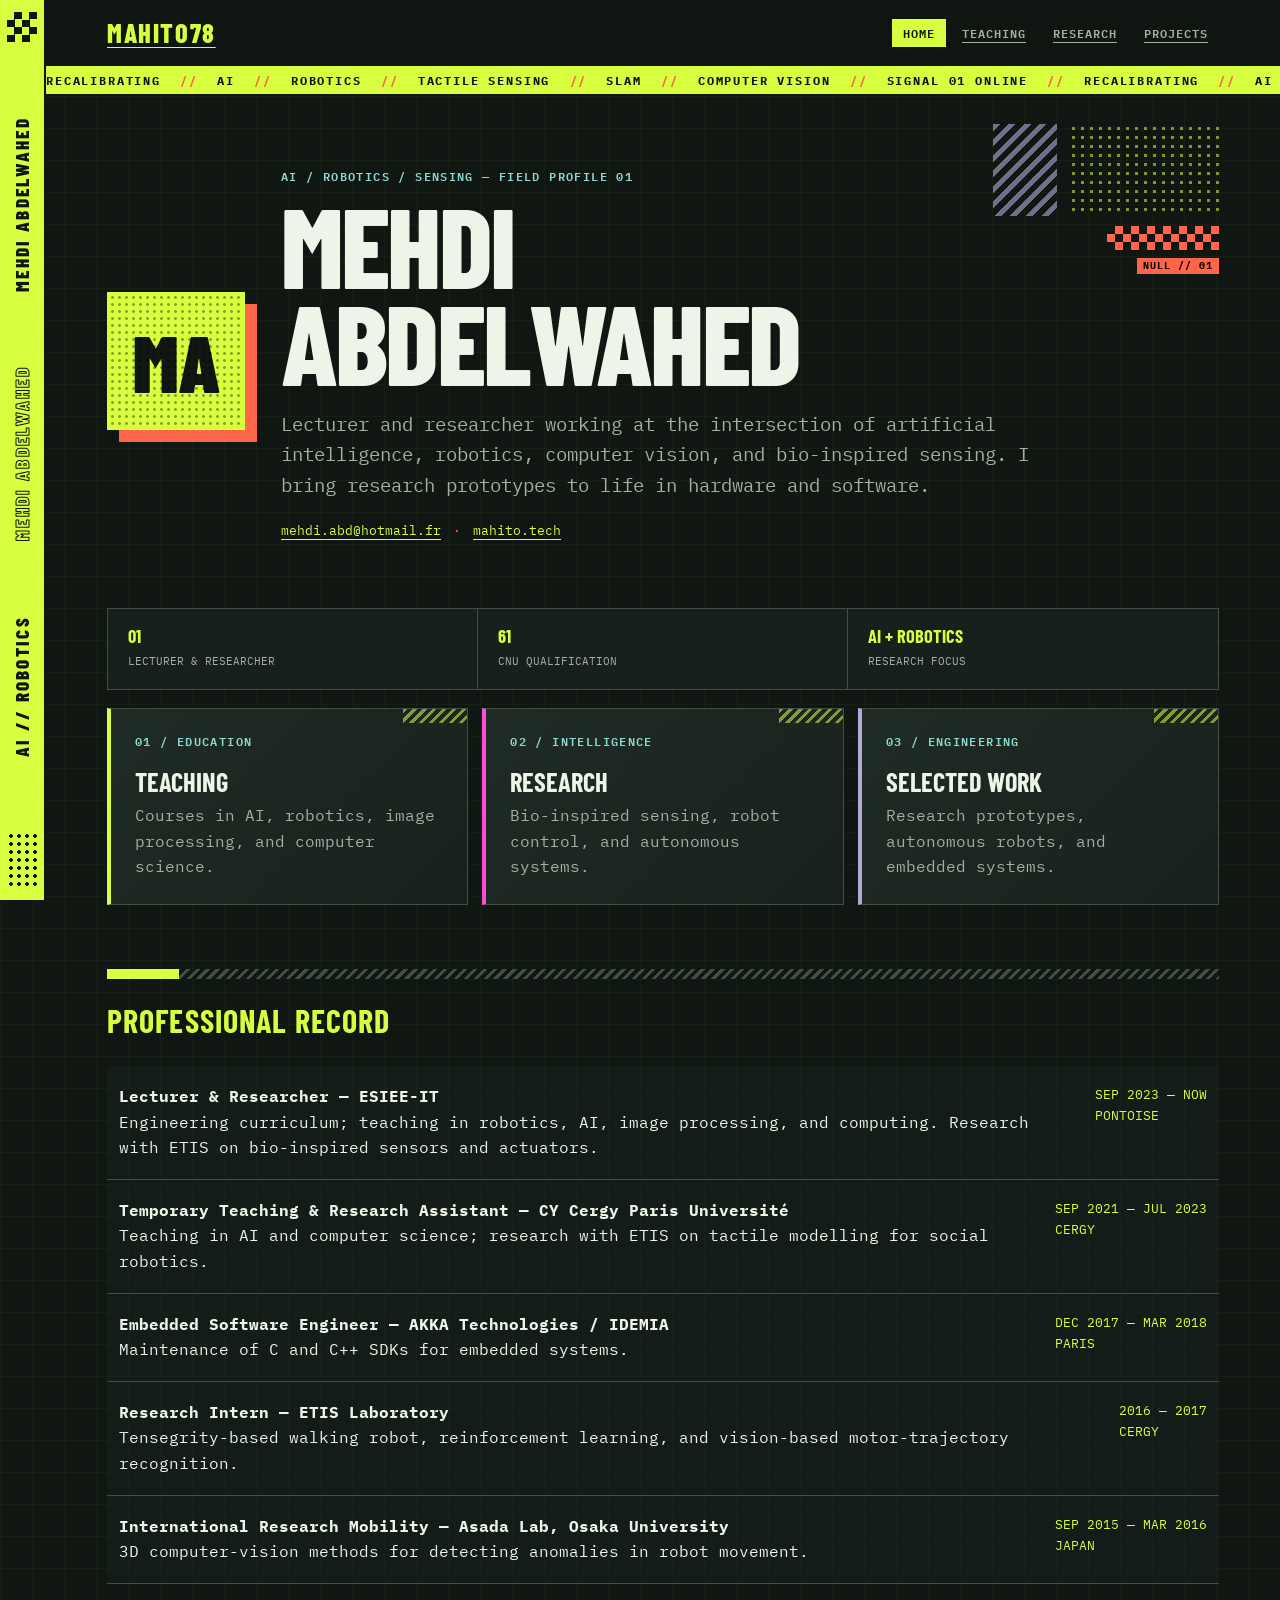
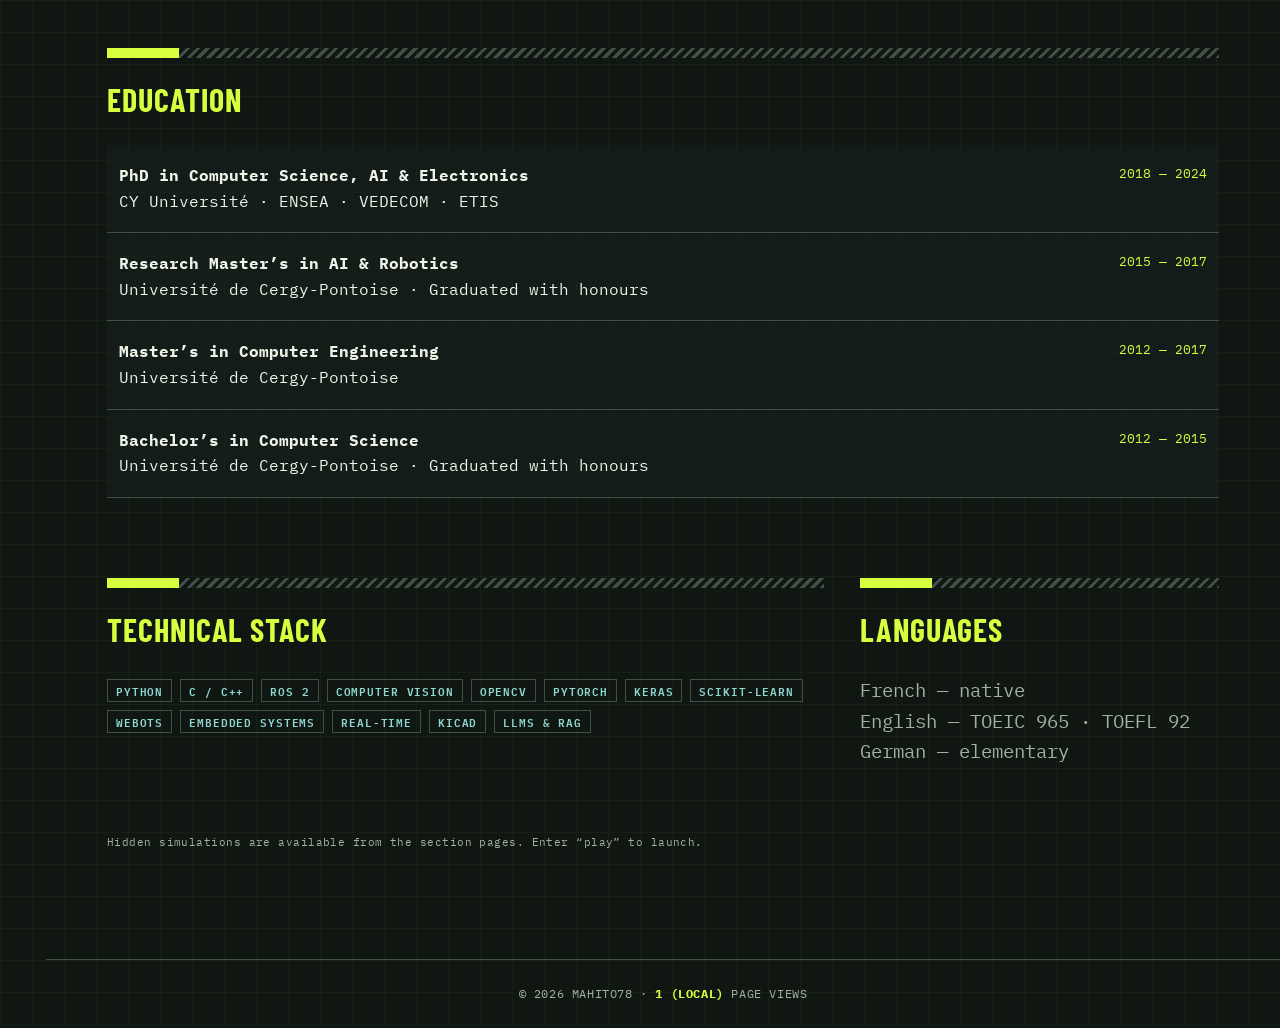
<file: index.html>
<!doctype html>
<html lang="en">
<head>
  <meta charset="utf-8">
  <meta name="viewport" content="width=device-width, initial-scale=1">
  <meta name="description" content="Mehdi Abdelwahed — lecturer and researcher in AI, robotics, computer vision, and bio-inspired sensing.">
  <title>Mehdi Abdelwahed — AI & Robotics</title>
  <link rel="stylesheet" href="assets/style.css">
</head>
<body data-page="home">
<main>
  <section class="hero">
    <div class="avatar" aria-hidden="true">MA</div>
    <div>
      <p class="eyebrow">AI / ROBOTICS / SENSING — FIELD PROFILE 01</p>
      <h1>Mehdi<br>Abdelwahed</h1>
      <p class="lead">Lecturer and researcher working at the intersection of artificial intelligence, robotics, computer vision, and bio-inspired sensing. I bring research prototypes to life in hardware and software.</p>
      <p class="contact"><a href="mailto:mehdi.abd@hotmail.fr">mehdi.abd@hotmail.fr</a><span>·</span><a href="https://mahito.tech">mahito.tech</a></p>
    </div>
  </section>

  <div class="signal-strip" aria-label="Profile highlights">
    <div><strong>01</strong><span>Lecturer & researcher</span></div>
    <div><strong>61</strong><span>CNU qualification</span></div>
    <div><strong>AI + ROBOTICS</strong><span>Research focus</span></div>
  </div>

  <div class="grid section-links">
    <a class="card" href="teaching.html"><span class="card-index">01 / EDUCATION</span><h3>Teaching</h3><p>Courses in AI, robotics, image processing, and computer science.</p></a>
    <a class="card" href="research.html"><span class="card-index">02 / INTELLIGENCE</span><h3>Research</h3><p>Bio-inspired sensing, robot control, and autonomous systems.</p></a>
    <a class="card" href="projects.html"><span class="card-index">03 / ENGINEERING</span><h3>Selected work</h3><p>Research prototypes, autonomous robots, and embedded systems.</p></a>
  </div>

  <section>
    <h2>Professional record</h2>
    <ul class="list">
      <li><div><b>Lecturer & Researcher — ESIEE-IT</b><br>Engineering curriculum; teaching in robotics, AI, image processing, and computing. Research with ETIS on bio-inspired sensors and actuators.</div><span>SEP 2023 — NOW<br>PONTOISE</span></li>
      <li><div><b>Temporary Teaching & Research Assistant — CY Cergy Paris Université</b><br>Teaching in AI and computer science; research with ETIS on tactile modelling for social robotics.</div><span>SEP 2021 — JUL 2023<br>CERGY</span></li>
      <li><div><b>Embedded Software Engineer — AKKA Technologies / IDEMIA</b><br>Maintenance of C and C++ SDKs for embedded systems.</div><span>DEC 2017 — MAR 2018<br>PARIS</span></li>
      <li><div><b>Research Intern — ETIS Laboratory</b><br>Tensegrity-based walking robot, reinforcement learning, and vision-based motor-trajectory recognition.</div><span>2016 — 2017<br>CERGY</span></li>
      <li><div><b>International Research Mobility — Asada Lab, Osaka University</b><br>3D computer-vision methods for detecting anomalies in robot movement.</div><span>SEP 2015 — MAR 2016<br>JAPAN</span></li>
    </ul>
  </section>

  <section>
    <h2>Education</h2>
    <ul class="list">
      <li><div><b>PhD in Computer Science, AI & Electronics</b><br>CY Université · ENSEA · VEDECOM · ETIS</div><span>2018 — 2024</span></li>
      <li><div><b>Research Master’s in AI & Robotics</b><br>Université de Cergy-Pontoise · Graduated with honours</div><span>2015 — 2017</span></li>
      <li><div><b>Master’s in Computer Engineering</b><br>Université de Cergy-Pontoise</div><span>2012 — 2017</span></li>
      <li><div><b>Bachelor’s in Computer Science</b><br>Université de Cergy-Pontoise · Graduated with honours</div><span>2012 — 2015</span></li>
    </ul>
  </section>

  <section class="profile-bottom">
    <div>
      <h2>Technical stack</h2>
      <div class="tag-list"><span class="tag">Python</span><span class="tag">C / C++</span><span class="tag">ROS 2</span><span class="tag">Computer vision</span><span class="tag">OpenCV</span><span class="tag">PyTorch</span><span class="tag">Keras</span><span class="tag">Scikit-learn</span><span class="tag">Webots</span><span class="tag">Embedded systems</span><span class="tag">Real-time</span><span class="tag">KiCad</span><span class="tag">LLMs & RAG</span></div>
    </div>
    <div>
      <h2>Languages</h2>
      <p class="lead">French — native<br>English — TOEIC 965 · TOEFL 92<br>German — elementary</p>
    </div>
  </section>
  <p class="hint">Hidden simulations are available from the section pages. Enter “play” to launch.</p>
</main>
<script src="assets/site.js"></script>
</body>
</html>
</file>
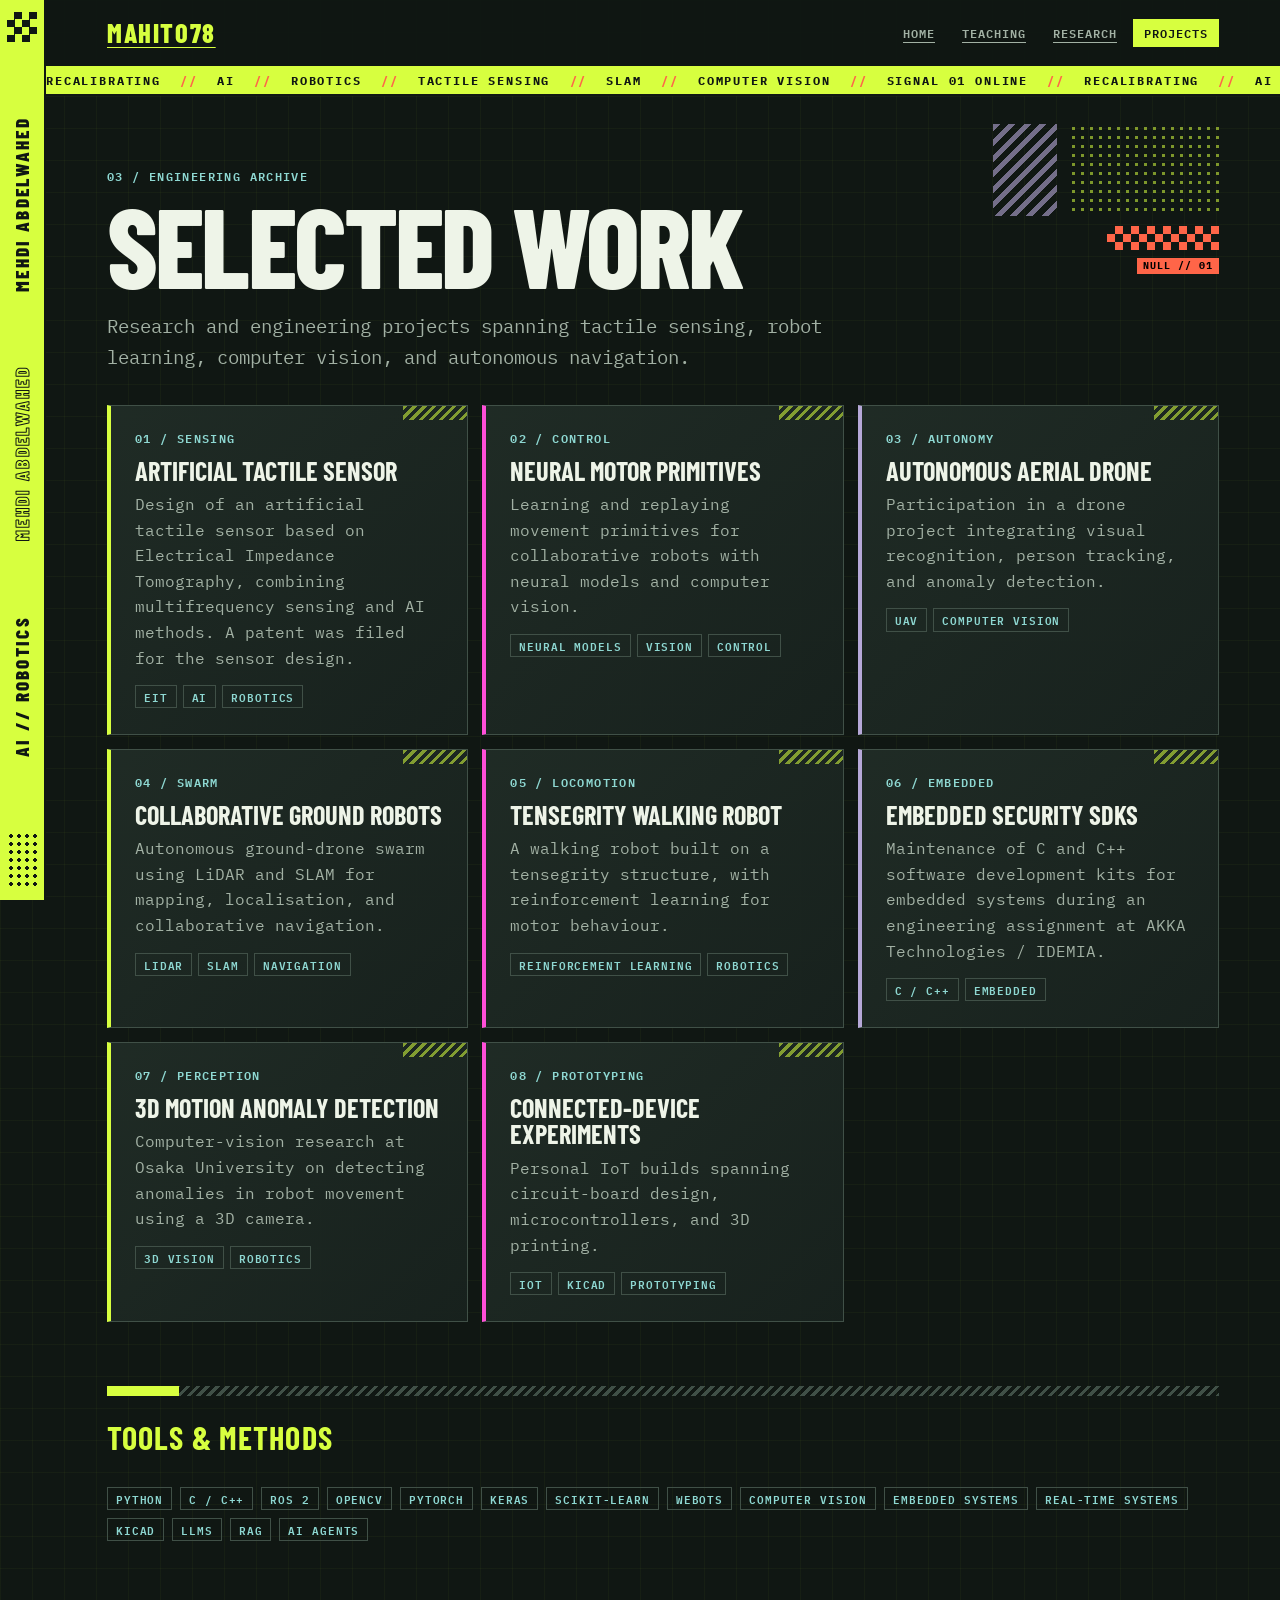
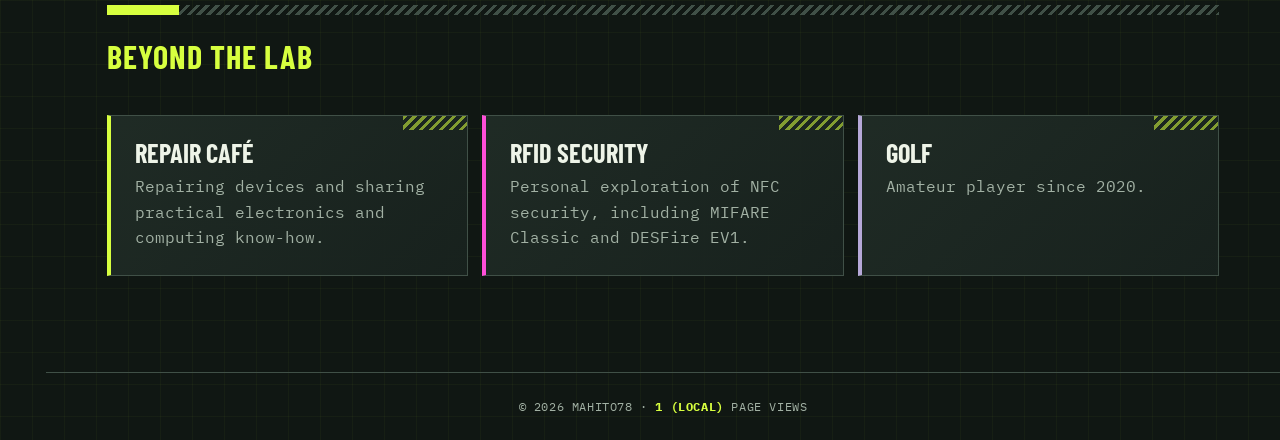
<file: projects.html>
<!doctype html>
<html lang="en">
<head>
  <meta charset="utf-8">
  <meta name="viewport" content="width=device-width, initial-scale=1">
  <meta name="description" content="Selected robotics, AI, computer-vision, and embedded-systems work by Mehdi Abdelwahed.">
  <title>Selected Work — Mehdi Abdelwahed</title>
  <link rel="stylesheet" href="assets/style.css">
</head>
<body data-page="projects">
<main>
  <p class="eyebrow">03 / ENGINEERING ARCHIVE</p>
  <h1>Selected work</h1>
  <p class="lead">Research and engineering projects spanning tactile sensing, robot learning, computer vision, and autonomous navigation.</p>

  <div class="grid">
    <article class="card"><span class="card-index">01 / SENSING</span><h3>Artificial tactile sensor</h3><p>Design of an artificial tactile sensor based on Electrical Impedance Tomography, combining multifrequency sensing and AI methods. A patent was filed for the sensor design.</p><span class="tag">EIT</span><span class="tag">AI</span><span class="tag">Robotics</span></article>
    <article class="card"><span class="card-index">02 / CONTROL</span><h3>Neural motor primitives</h3><p>Learning and replaying movement primitives for collaborative robots with neural models and computer vision.</p><span class="tag">Neural models</span><span class="tag">Vision</span><span class="tag">Control</span></article>
    <article class="card"><span class="card-index">03 / AUTONOMY</span><h3>Autonomous aerial drone</h3><p>Participation in a drone project integrating visual recognition, person tracking, and anomaly detection.</p><span class="tag">UAV</span><span class="tag">Computer vision</span></article>
    <article class="card"><span class="card-index">04 / SWARM</span><h3>Collaborative ground robots</h3><p>Autonomous ground-drone swarm using LiDAR and SLAM for mapping, localisation, and collaborative navigation.</p><span class="tag">LiDAR</span><span class="tag">SLAM</span><span class="tag">Navigation</span></article>
    <article class="card"><span class="card-index">05 / LOCOMOTION</span><h3>Tensegrity walking robot</h3><p>A walking robot built on a tensegrity structure, with reinforcement learning for motor behaviour.</p><span class="tag">Reinforcement learning</span><span class="tag">Robotics</span></article>
    <article class="card"><span class="card-index">06 / EMBEDDED</span><h3>Embedded security SDKs</h3><p>Maintenance of C and C++ software development kits for embedded systems during an engineering assignment at AKKA Technologies / IDEMIA.</p><span class="tag">C / C++</span><span class="tag">Embedded</span></article>
    <article class="card"><span class="card-index">07 / PERCEPTION</span><h3>3D motion anomaly detection</h3><p>Computer-vision research at Osaka University on detecting anomalies in robot movement using a 3D camera.</p><span class="tag">3D vision</span><span class="tag">Robotics</span></article>
    <article class="card"><span class="card-index">08 / PROTOTYPING</span><h3>Connected-device experiments</h3><p>Personal IoT builds spanning circuit-board design, microcontrollers, and 3D printing.</p><span class="tag">IoT</span><span class="tag">KiCad</span><span class="tag">Prototyping</span></article>
  </div>

  <h2>Tools & methods</h2>
  <div class="tag-list">
    <span class="tag">Python</span><span class="tag">C / C++</span><span class="tag">ROS 2</span><span class="tag">OpenCV</span><span class="tag">PyTorch</span><span class="tag">Keras</span><span class="tag">Scikit-learn</span><span class="tag">Webots</span><span class="tag">Computer vision</span><span class="tag">Embedded systems</span><span class="tag">Real-time systems</span><span class="tag">KiCad</span><span class="tag">LLMs</span><span class="tag">RAG</span><span class="tag">AI agents</span>
  </div>

  <h2>Beyond the lab</h2>
  <div class="grid">
    <article class="card"><h3>Repair Café</h3><p>Repairing devices and sharing practical electronics and computing know-how.</p></article>
    <article class="card"><h3>RFID security</h3><p>Personal exploration of NFC security, including MIFARE Classic and DESFire EV1.</p></article>
    <article class="card"><h3>Golf</h3><p>Amateur player since 2020.</p></article>
  </div>
</main>
<script src="assets/site.js"></script>
</body>
</html>
</file>
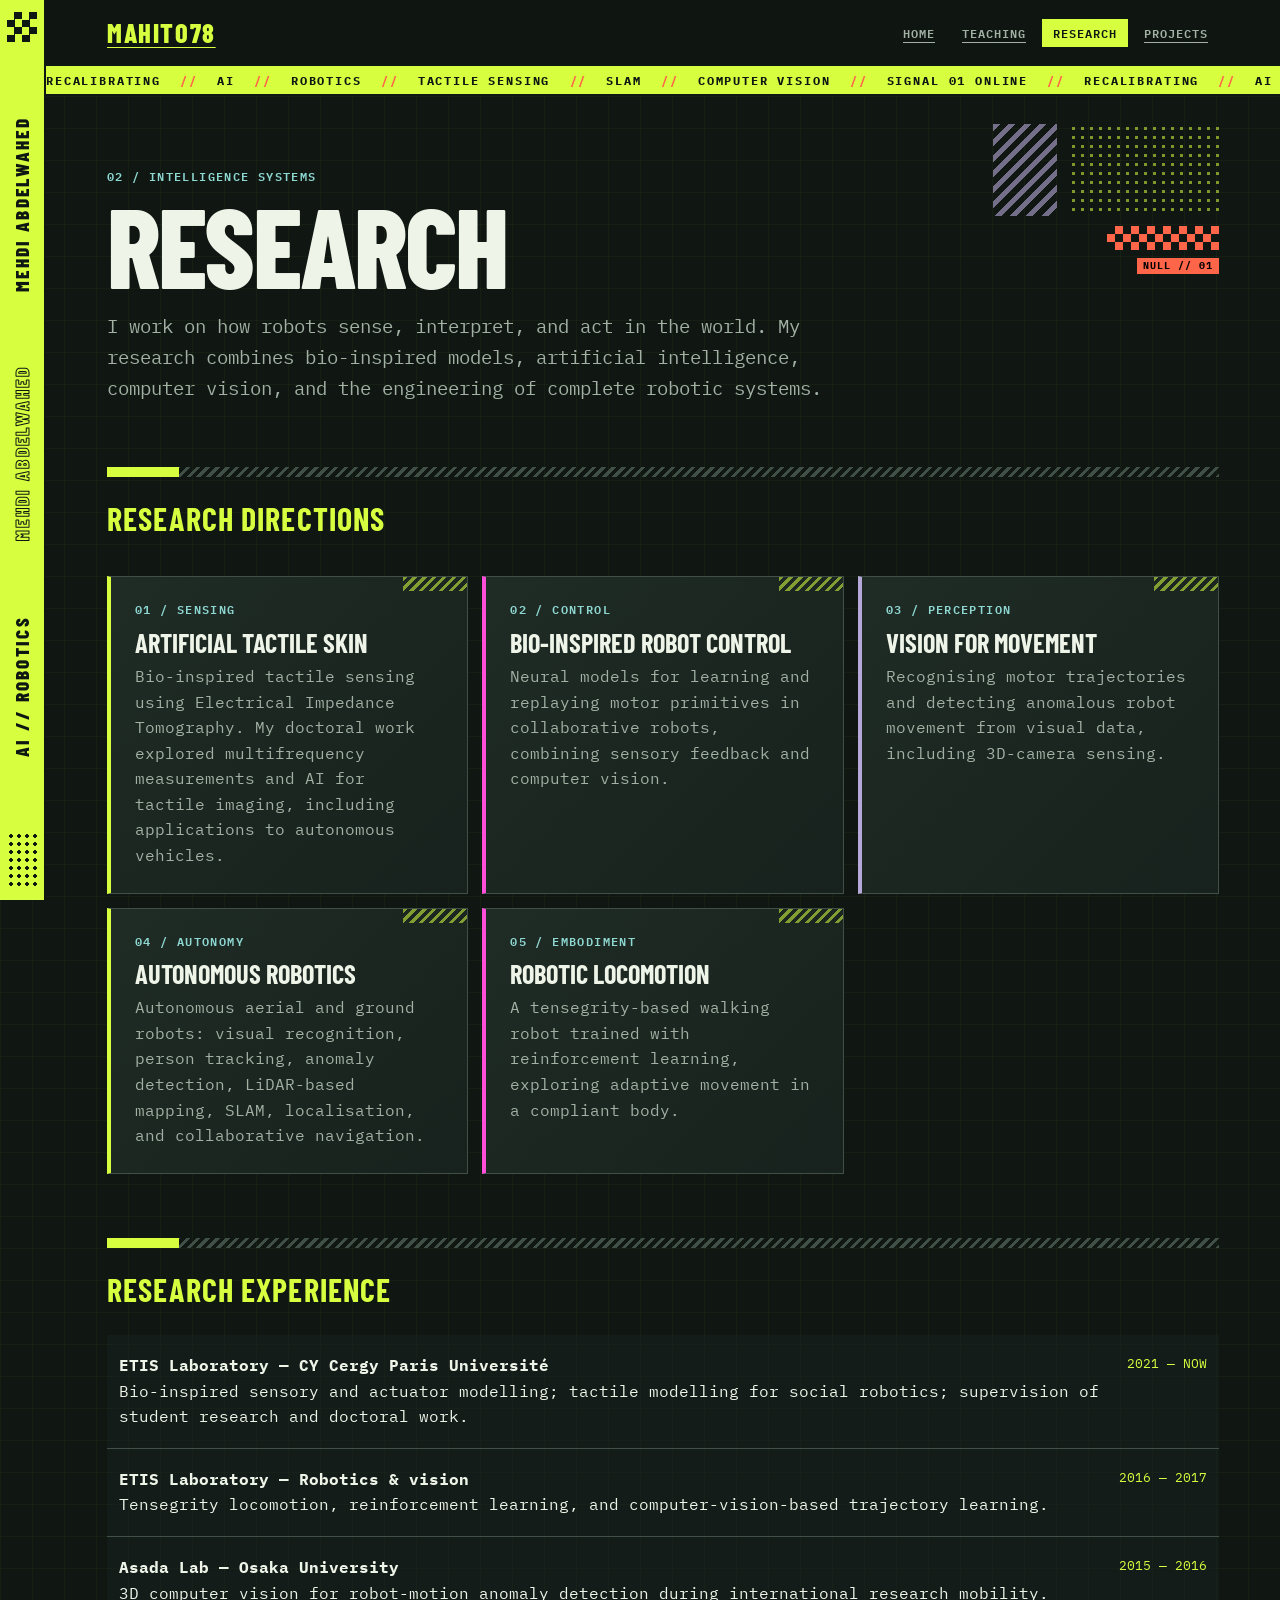
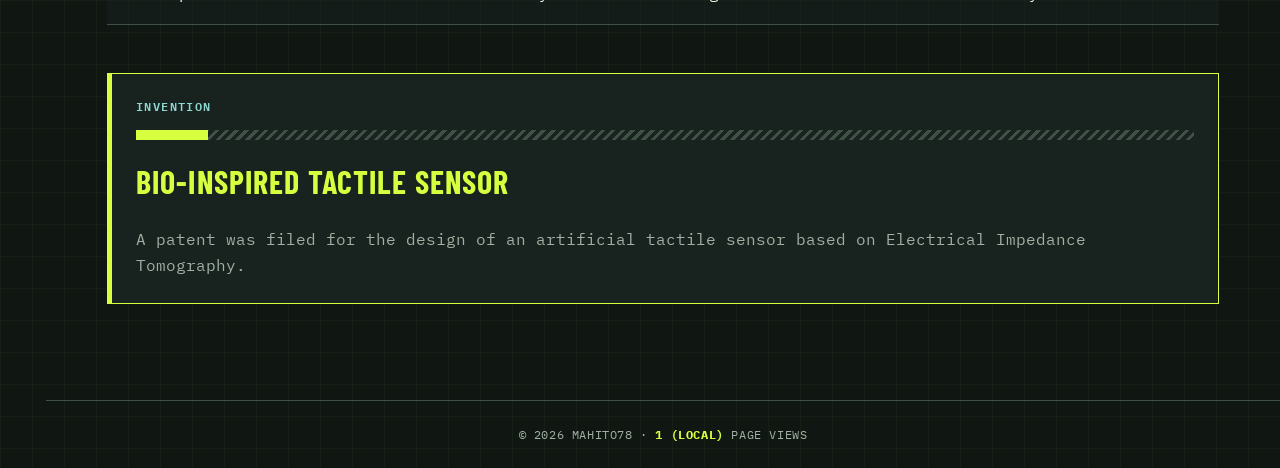
<file: research.html>
<!doctype html>
<html lang="en">
<head>
  <meta charset="utf-8">
  <meta name="viewport" content="width=device-width, initial-scale=1">
  <meta name="description" content="Research by Mehdi Abdelwahed in bio-inspired sensing, robot control, computer vision, and autonomous robotics.">
  <title>Research — Mehdi Abdelwahed</title>
  <link rel="stylesheet" href="assets/style.css">
</head>
<body data-page="research">
<main>
  <p class="eyebrow">02 / INTELLIGENCE SYSTEMS</p>
  <h1>Research</h1>
  <p class="lead">I work on how robots sense, interpret, and act in the world. My research combines bio-inspired models, artificial intelligence, computer vision, and the engineering of complete robotic systems.</p>

  <h2>Research directions</h2>
  <div class="grid">
    <article class="card"><span class="card-index">01 / SENSING</span><h3>Artificial tactile skin</h3><p>Bio-inspired tactile sensing using Electrical Impedance Tomography. My doctoral work explored multifrequency measurements and AI for tactile imaging, including applications to autonomous vehicles.</p></article>
    <article class="card"><span class="card-index">02 / CONTROL</span><h3>Bio-inspired robot control</h3><p>Neural models for learning and replaying motor primitives in collaborative robots, combining sensory feedback and computer vision.</p></article>
    <article class="card"><span class="card-index">03 / PERCEPTION</span><h3>Vision for movement</h3><p>Recognising motor trajectories and detecting anomalous robot movement from visual data, including 3D-camera sensing.</p></article>
    <article class="card"><span class="card-index">04 / AUTONOMY</span><h3>Autonomous robotics</h3><p>Autonomous aerial and ground robots: visual recognition, person tracking, anomaly detection, LiDAR-based mapping, SLAM, localisation, and collaborative navigation.</p></article>
    <article class="card"><span class="card-index">05 / EMBODIMENT</span><h3>Robotic locomotion</h3><p>A tensegrity-based walking robot trained with reinforcement learning, exploring adaptive movement in a compliant body.</p></article>
  </div>

  <h2>Research experience</h2>
  <ul class="list">
    <li><div><b>ETIS Laboratory — CY Cergy Paris Université</b><br>Bio-inspired sensory and actuator modelling; tactile modelling for social robotics; supervision of student research and doctoral work.</div><span>2021 — NOW</span></li>
    <li><div><b>ETIS Laboratory — Robotics & vision</b><br>Tensegrity locomotion, reinforcement learning, and computer-vision-based trajectory learning.</div><span>2016 — 2017</span></li>
    <li><div><b>Asada Lab — Osaka University</b><br>3D computer vision for robot-motion anomaly detection during international research mobility.</div><span>2015 — 2016</span></li>
  </ul>

  <div class="callout">
    <span class="card-index">INVENTION</span>
    <h2>Bio-inspired tactile sensor</h2>
    <p>A patent was filed for the design of an artificial tactile sensor based on Electrical Impedance Tomography.</p>
  </div>
</main>
<script src="assets/site.js"></script>
</body>
</html>
</file>
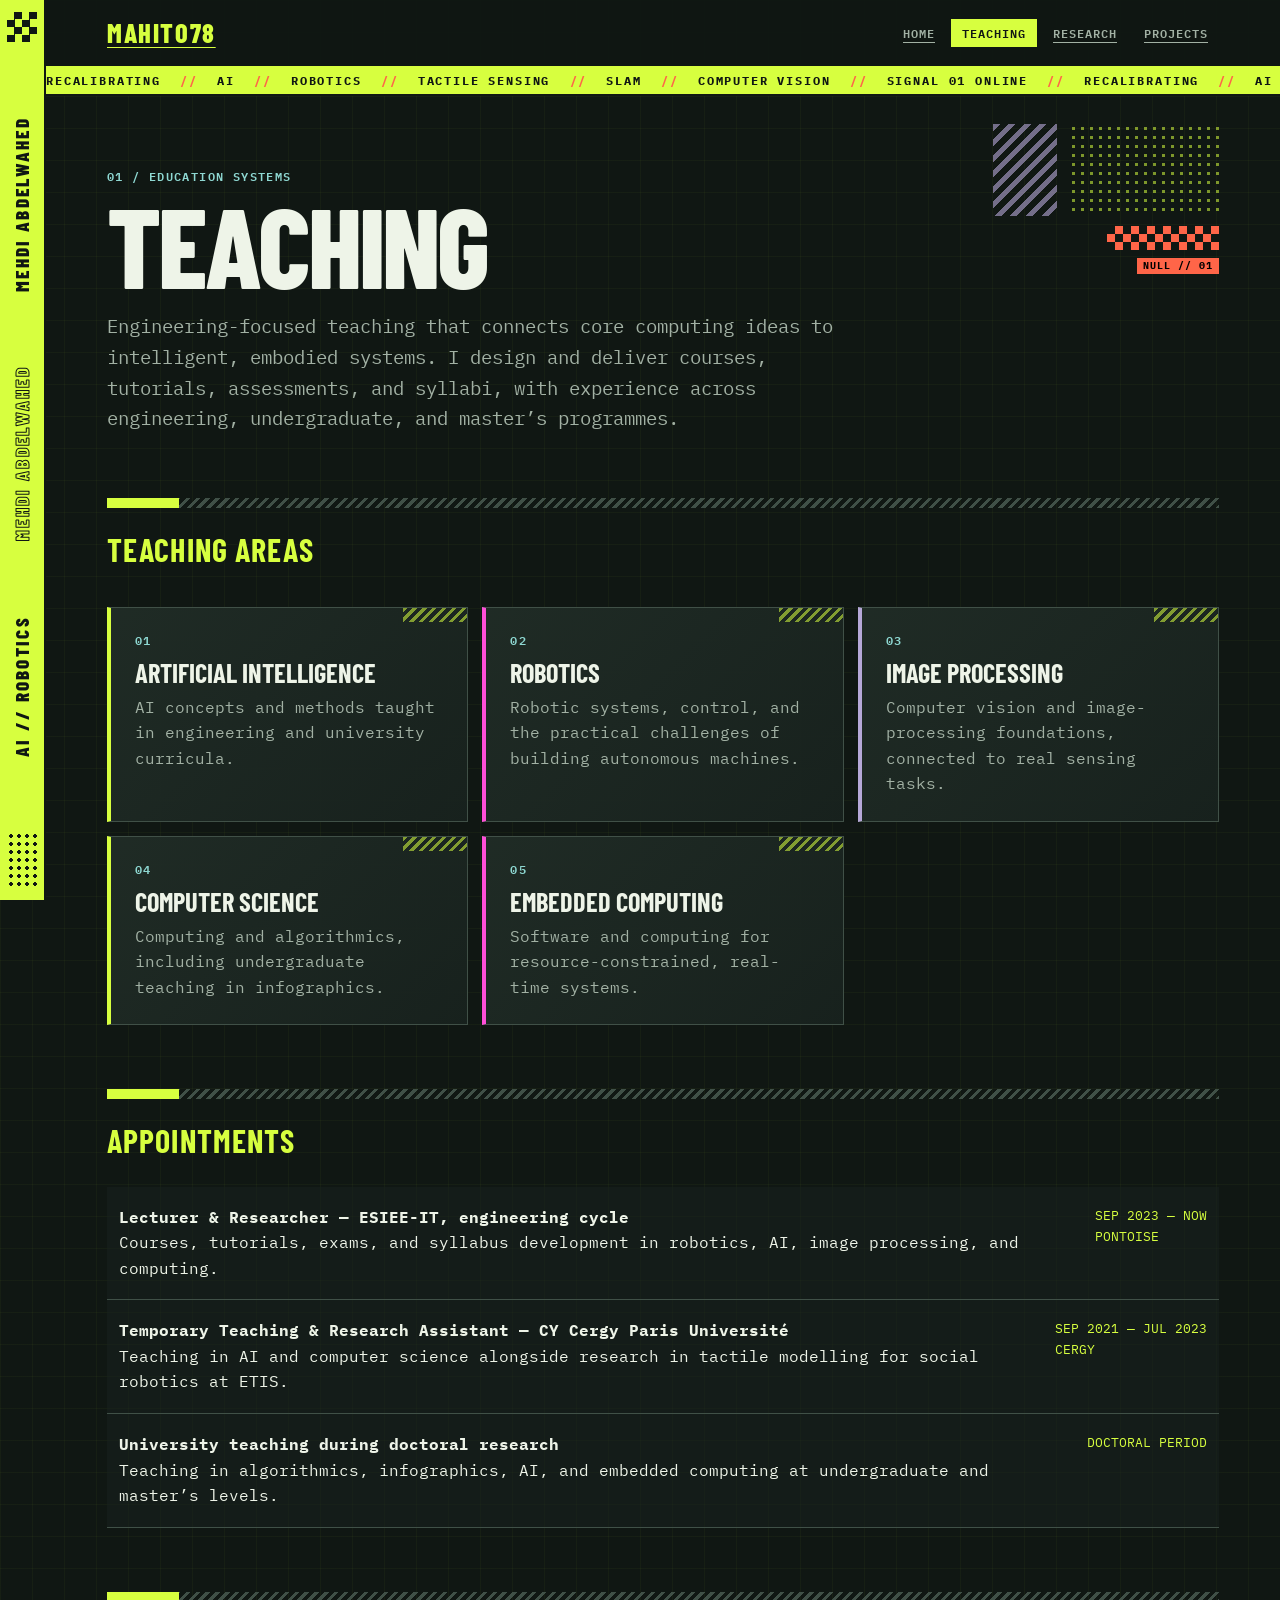
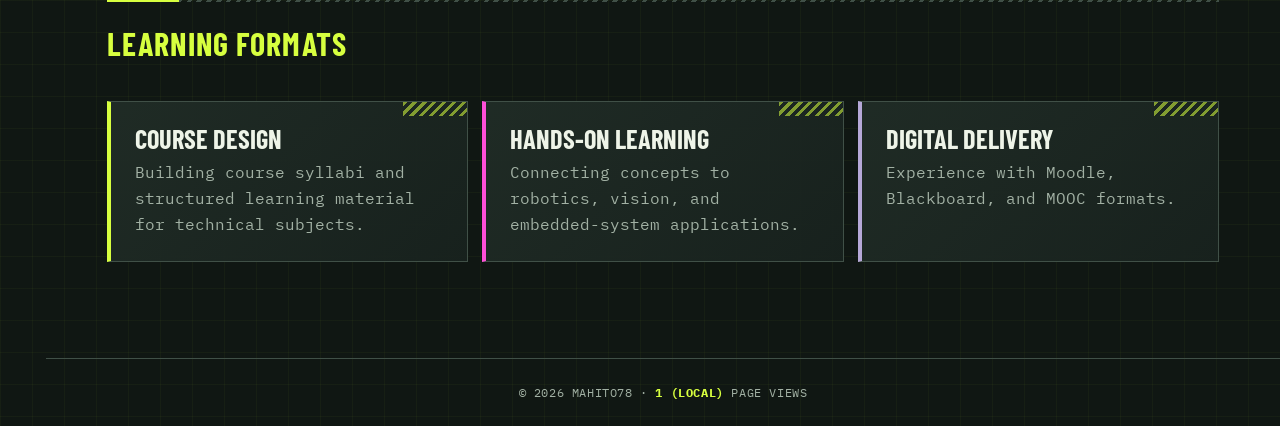
<file: teaching.html>
<!doctype html>
<html lang="en">
<head>
  <meta charset="utf-8">
  <meta name="viewport" content="width=device-width, initial-scale=1">
  <meta name="description" content="Teaching in artificial intelligence, robotics, image processing, and computer science by Mehdi Abdelwahed.">
  <title>Teaching — Mehdi Abdelwahed</title>
  <link rel="stylesheet" href="assets/style.css">
</head>
<body data-page="teaching">
<main>
  <p class="eyebrow">01 / EDUCATION SYSTEMS</p>
  <h1>Teaching</h1>
  <p class="lead">Engineering-focused teaching that connects core computing ideas to intelligent, embodied systems. I design and deliver courses, tutorials, assessments, and syllabi, with experience across engineering, undergraduate, and master’s programmes.</p>

  <h2>Teaching areas</h2>
  <div class="grid">
    <article class="card"><span class="card-index">01</span><h3>Artificial intelligence</h3><p>AI concepts and methods taught in engineering and university curricula.</p></article>
    <article class="card"><span class="card-index">02</span><h3>Robotics</h3><p>Robotic systems, control, and the practical challenges of building autonomous machines.</p></article>
    <article class="card"><span class="card-index">03</span><h3>Image processing</h3><p>Computer vision and image-processing foundations, connected to real sensing tasks.</p></article>
    <article class="card"><span class="card-index">04</span><h3>Computer science</h3><p>Computing and algorithmics, including undergraduate teaching in infographics.</p></article>
    <article class="card"><span class="card-index">05</span><h3>Embedded computing</h3><p>Software and computing for resource-constrained, real-time systems.</p></article>
  </div>

  <h2>Appointments</h2>
  <ul class="list">
    <li><div><b>Lecturer & Researcher — ESIEE-IT, engineering cycle</b><br>Courses, tutorials, exams, and syllabus development in robotics, AI, image processing, and computing.</div><span>SEP 2023 — NOW<br>PONTOISE</span></li>
    <li><div><b>Temporary Teaching & Research Assistant — CY Cergy Paris Université</b><br>Teaching in AI and computer science alongside research in tactile modelling for social robotics at ETIS.</div><span>SEP 2021 — JUL 2023<br>CERGY</span></li>
    <li><div><b>University teaching during doctoral research</b><br>Teaching in algorithmics, infographics, AI, and embedded computing at undergraduate and master’s levels.</div><span>DOCTORAL PERIOD</span></li>
  </ul>

  <h2>Learning formats</h2>
  <div class="grid">
    <article class="card"><h3>Course design</h3><p>Building course syllabi and structured learning material for technical subjects.</p></article>
    <article class="card"><h3>Hands-on learning</h3><p>Connecting concepts to robotics, vision, and embedded-system applications.</p></article>
    <article class="card"><h3>Digital delivery</h3><p>Experience with Moodle, Blackboard, and MOOC formats.</p></article>
  </div>
</main>
<script src="assets/site.js"></script>
</body>
</html>
</file>
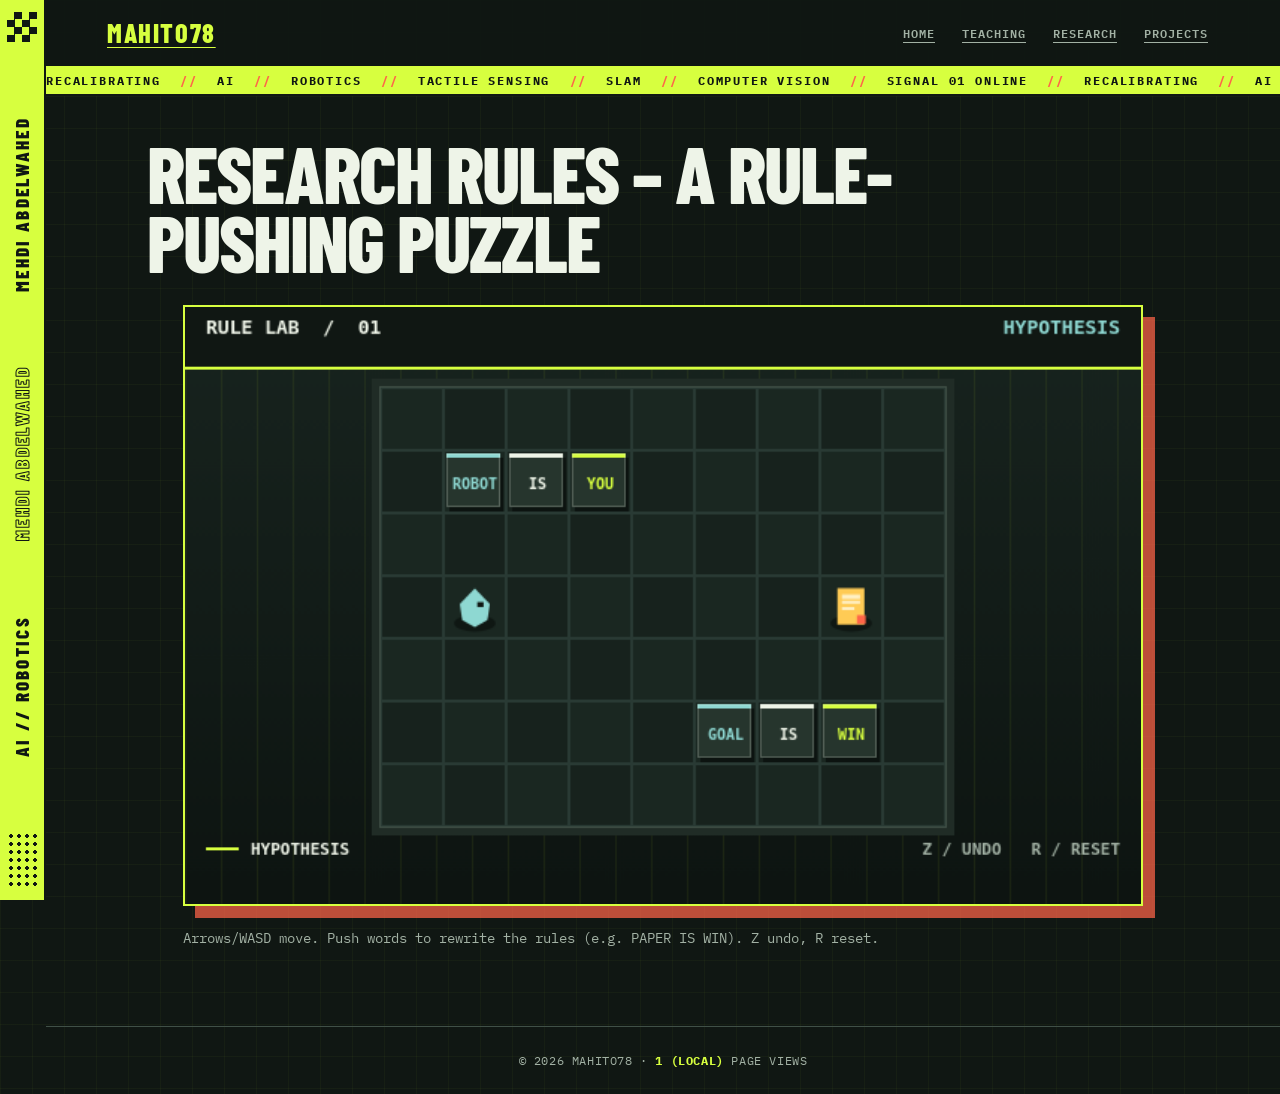
<file: games/baba.html>
<!doctype html><html lang="en"><head><meta charset="utf-8"><meta name="viewport" content="width=device-width,initial-scale=1">
<title>Research Rules – a rule-pushing puzzle</title><link rel="stylesheet" href="../assets/style.css"></head>
<body data-page="game-baba" data-root="../"><div class="gwrap"><h1>Research Rules – a rule-pushing puzzle</h1><canvas id="c" width="640" height="400"></canvas>
<p id="info"></p></div><script src="baba.js"></script><script src="../assets/site.js"></script></body></html>
</file>
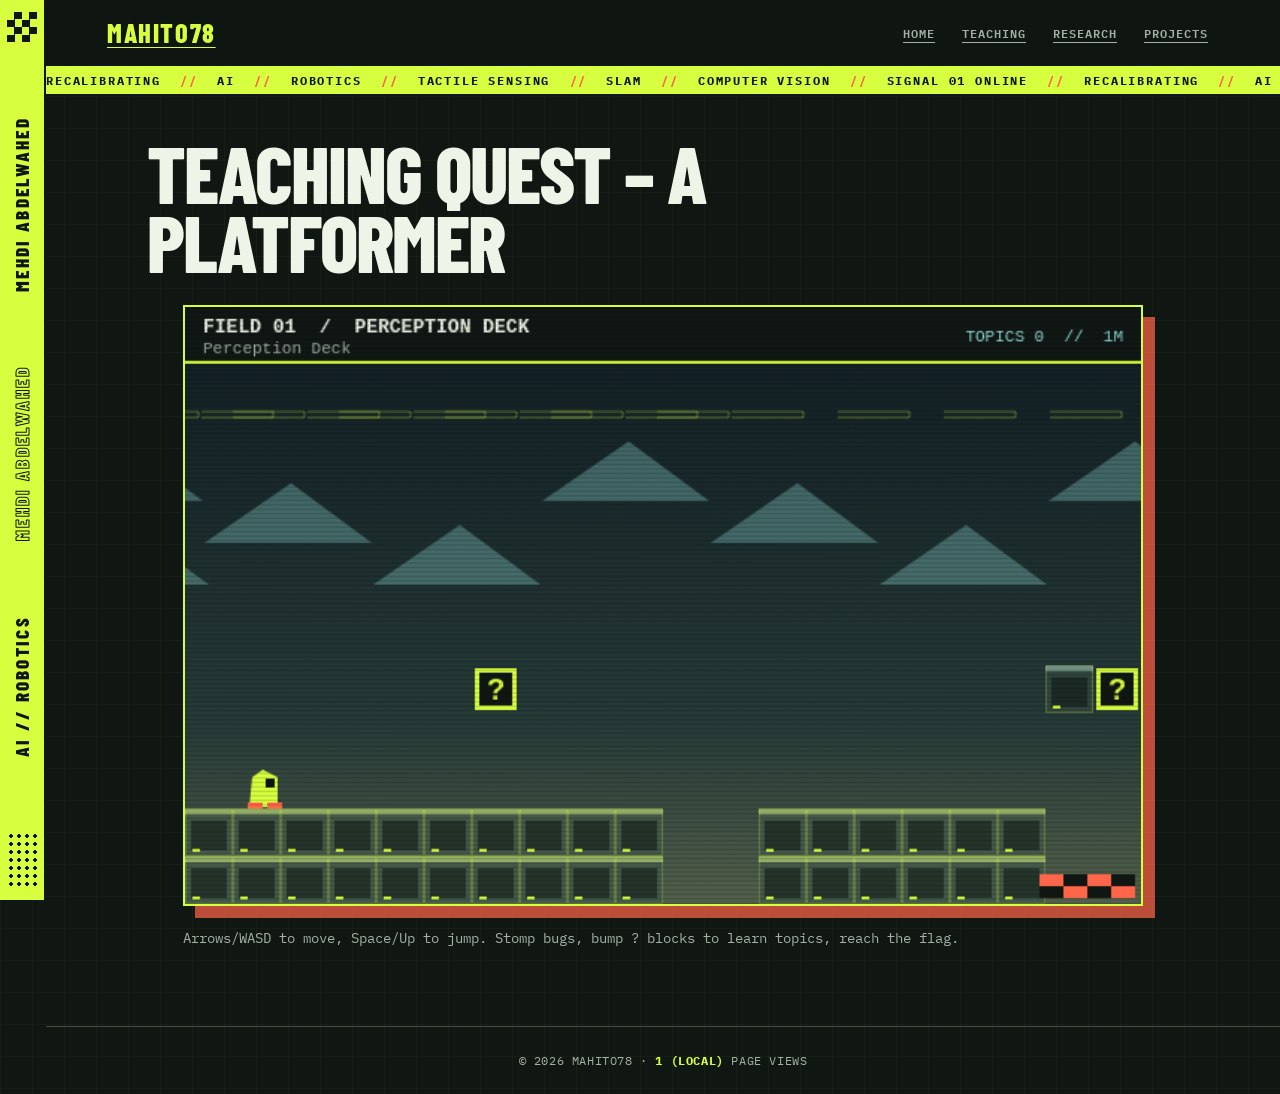
<file: games/mario.html>
<!doctype html><html lang="en"><head><meta charset="utf-8"><meta name="viewport" content="width=device-width,initial-scale=1">
<title>Teaching Quest – a platformer</title><link rel="stylesheet" href="../assets/style.css"></head>
<body data-page="game-mario" data-root="../"><div class="gwrap"><h1>Teaching Quest – a platformer</h1><canvas id="c" width="640" height="400"></canvas>
<p id="info"></p></div><script src="mario.js"></script><script src="../assets/site.js"></script></body></html>
</file>
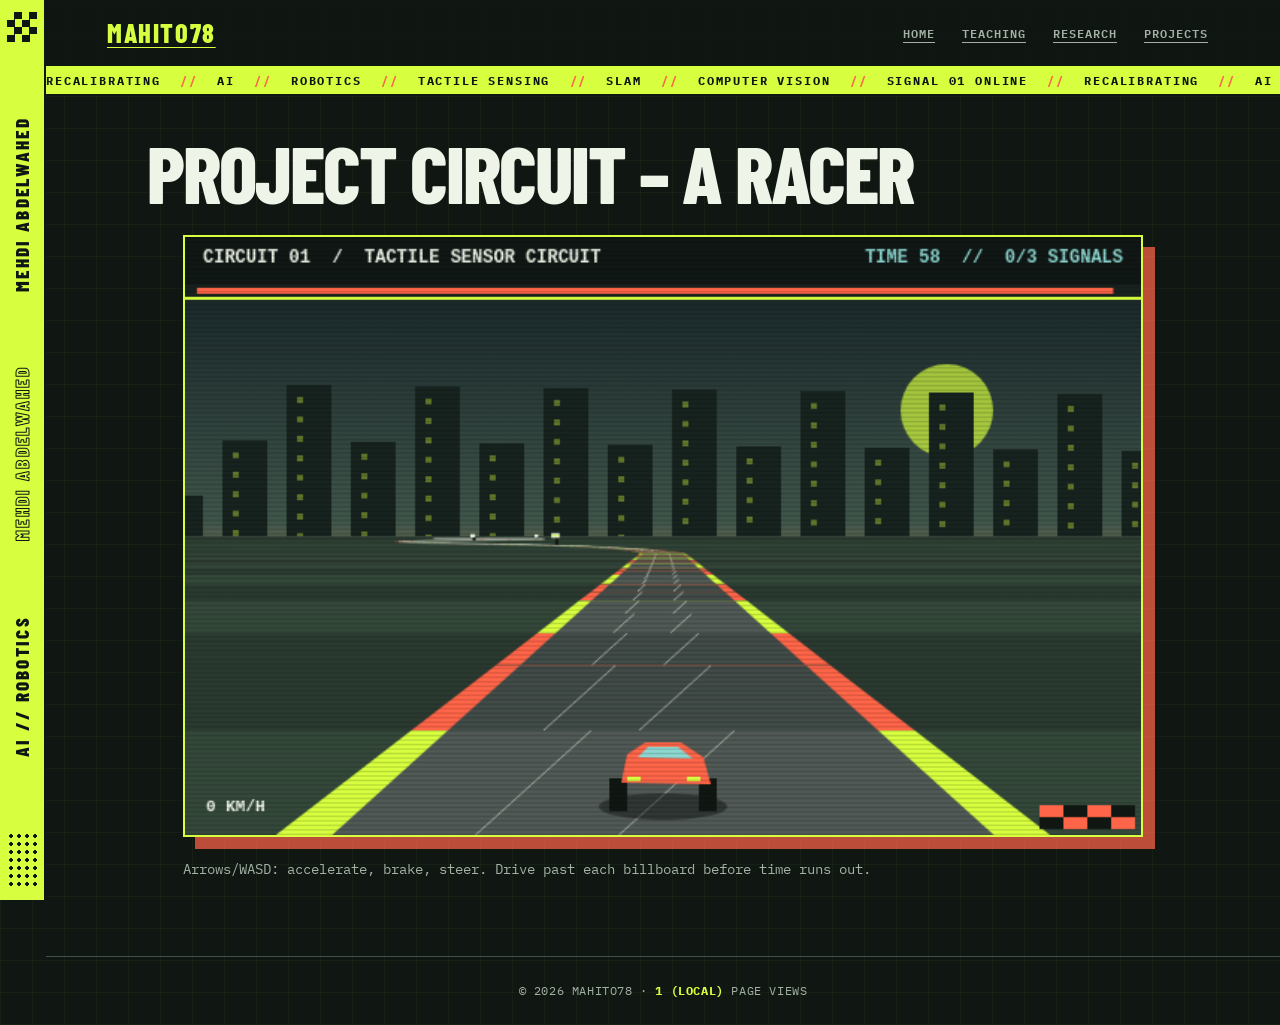
<file: games/racer.html>
<!doctype html><html lang="en"><head><meta charset="utf-8"><meta name="viewport" content="width=device-width,initial-scale=1">
<title>Project Circuit – a racer</title><link rel="stylesheet" href="../assets/style.css"></head>
<body data-page="game-racer" data-root="../"><div class="gwrap"><h1>Project Circuit – a racer</h1><canvas id="c" width="640" height="400"></canvas>
<p id="info"></p></div><script src="racer.js"></script><script src="../assets/site.js"></script></body></html>
</file>
<file: assets/style.css>
@import url('https://fonts.googleapis.com/css2?family=Barlow+Condensed:wght@500;600;700;800;900&family=IBM+Plex+Mono:wght@400;500;600;700&display=swap');

:root {
  color-scheme: dark;
  --bg: #101713;
  --panel: #18221e;
  --panel-hi: #202c26;
  --line: #405047;
  --text: #eef4e8;
  --mute: #a2b1a4;
  --accent: #d7ff3f;
  --signal: #ff6548;
  --blue: #8ed8d2;
  --mono: 'IBM Plex Mono', 'SFMono-Regular', Consolas, monospace;
  --display: 'Barlow Condensed', 'Arial Narrow', Impact, sans-serif;
}

* { box-sizing: border-box }
html { scroll-behavior: smooth }
body {
  margin: 0;
  min-height: 100vh;
  color: var(--text);
  font: 16px/1.6 var(--mono);
  background-color: var(--bg);
  background-image:
    linear-gradient(rgba(215,255,63,.035) 1px, transparent 1px),
    linear-gradient(90deg, rgba(215,255,63,.035) 1px, transparent 1px);
  background-size: 32px 32px;
}
a { color: var(--accent); text-decoration-thickness: 1px; text-underline-offset: 4px }
a:hover { color: var(--text) }
header.site {
  position: sticky;
  top: 0;
  z-index: 10;
  background: rgba(16,23,19,.96);
  border-bottom: 2px solid var(--accent);
}
header.site .in {
  max-width: 1160px;
  min-height: 66px;
  margin: auto;
  padding: 12px 24px;
  display: flex;
  justify-content: space-between;
  align-items: center;
  gap: 20px;
}
header.site .brand {
  color: var(--accent);
  font: 800 1.65rem/.9 var(--display);
  letter-spacing: .06em;
  text-transform: uppercase;
}
nav { display: flex; flex-wrap: wrap; gap: 5px }
nav a {
  padding: 8px 11px;
  color: var(--mute);
  font: 600 .78rem/1 var(--mono);
  letter-spacing: .08em;
  text-transform: uppercase;
}
nav a.on, nav a:hover {
  color: var(--bg);
  background: var(--accent);
  text-decoration: none;
}
main { max-width: 1160px; margin: auto; padding: 72px 24px 96px }
h1, h2, h3 { font-family: var(--display); text-transform: uppercase }
h1 {
  max-width: 900px;
  margin: 0 0 18px;
  font-size: clamp(3.2rem, 10vw, 7rem);
  font-weight: 800;
  line-height: .87;
  letter-spacing: -.025em;
}
h2 {
  margin: 64px 0 20px;
  padding-top: 12px;
  border-top: 2px solid var(--line);
  color: var(--accent);
  font-size: 2rem;
  letter-spacing: .035em;
}
h3 { margin: 0 0 8px; font-size: 1.65rem; line-height: 1 }
p { margin-top: 0 }
.lead {
  max-width: 750px;
  color: var(--mute);
  font-size: clamp(1rem, 2vw, 1.2rem);
}
.grid {
  display: grid;
  grid-template-columns: repeat(auto-fit, minmax(min(100%, 280px), 1fr));
  gap: 14px;
  margin-top: 32px;
}
.card {
  position: relative;
  padding: 24px;
  overflow: hidden;
  border: 1px solid var(--line);
  border-left: 4px solid var(--accent);
  background: linear-gradient(135deg, rgba(32,44,38,.96), rgba(24,34,30,.92));
  transition: transform .18s ease, border-color .18s ease, background .18s ease;
}
.card::after {
  position: absolute;
  top: 0;
  right: 0;
  width: 64px;
  height: 14px;
  background: repeating-linear-gradient(135deg, var(--accent) 0 3px, transparent 3px 7px);
  opacity: .55;
  content: "";
}
.card:hover {
  transform: translateY(-3px);
  border-color: var(--accent);
  background: var(--panel-hi);
}
.card h3 { color: var(--text) }
.card p { margin: 0; color: var(--mute) }
.tag {
  display: inline-block;
  margin: 14px 6px 0 0;
  padding: 3px 8px;
  border: 1px solid var(--line);
  color: var(--blue);
  font: 600 .68rem/1.4 var(--mono);
  letter-spacing: .08em;
  text-transform: uppercase;
}
.hero { display: flex; align-items: center; gap: 36px; flex-wrap: wrap }
.eyebrow, .card-index {
  display: block;
  margin: 0 0 12px;
  color: var(--blue);
  font: 600 .72rem/1.4 var(--mono);
  letter-spacing: .12em;
  text-transform: uppercase;
}
.contact { display: flex; flex-wrap: wrap; align-items: center; gap: 12px; font-size: .82rem }
.contact span { color: var(--signal) }
.signal-strip {
  display: grid;
  grid-template-columns: repeat(3, 1fr);
  margin: 54px 0 18px;
  border: 1px solid var(--line);
  background: rgba(24,34,30,.8);
}
.signal-strip div { padding: 16px 20px; border-right: 1px solid var(--line) }
.signal-strip div:last-child { border-right: 0 }
.signal-strip strong { display: block; color: var(--accent); font: 700 1.15rem/1.2 var(--display); text-transform: uppercase }
.signal-strip span { color: var(--mute); font-size: .68rem; text-transform: uppercase }
.section-links { margin-top: 18px }
.section-links .card { color: inherit; text-decoration: none }
.section-links .card-index { margin-bottom: 20px }
.profile-bottom { display: grid; grid-template-columns: 2fr 1fr; gap: 36px }
.tag-list { display: flex; flex-wrap: wrap; gap: 4px }
.tag-list .tag { margin: 4px 4px 0 0 }
.callout {
  margin-top: 48px;
  padding: 24px;
  border: 1px solid var(--accent);
  border-left: 5px solid var(--accent);
  background: var(--panel);
}
.callout h2 { margin-top: 16px }
.callout p { margin-bottom: 0; color: var(--mute) }
.avatar {
  width: 138px;
  height: 138px;
  display: grid;
  flex: 0 0 auto;
  place-items: center;
  border: 2px solid var(--accent);
  background: var(--accent);
  color: var(--bg);
  font: 900 5rem/.8 var(--display);
  box-shadow: 12px 12px 0 var(--signal);
}
.list { list-style: none; padding: 0 }
.list li {
  display: flex;
  justify-content: space-between;
  gap: 20px;
  padding: 18px 12px;
  border-bottom: 1px solid var(--line);
  background: rgba(24,34,30,.55);
}
.list span { color: var(--accent); white-space: nowrap; font-size: .82rem }
footer.site {
  border-top: 1px solid var(--line);
  padding: 24px;
  color: var(--mute);
  font-size: .75rem;
  text-align: center;
  letter-spacing: .05em;
  text-transform: uppercase;
}
#views { color: var(--accent); font-weight: 700 }
.hint { margin-top: 48px; color: var(--mute); font-size: .7rem; letter-spacing: .04em }

.gwrap { max-width: 1080px; margin: auto; padding: 42px 24px 76px }
.gwrap h1 { font-size: clamp(2.6rem, 7vw, 5rem) }
.gwrap canvas {
  display: block;
  width: min(100%, 960px);
  height: auto;
  margin: 28px auto 16px;
  border: 2px solid var(--accent);
  background: #101713;
  box-shadow: 12px 12px 0 rgba(255,101,72,.72);
}
.gwrap p { max-width: 960px; margin: 22px auto 0; color: var(--mute); font-size: .85rem }
.btn {
  margin: 6px;
  padding: 10px 18px;
  border: 0;
  background: var(--accent);
  color: var(--bg);
  font: 700 .8rem var(--mono);
  cursor: pointer;
  text-transform: uppercase;
}

/* ---- brutalist layer: palette, patterns, glitch, echo type ---- */
:root { --lav: #b6a8d8; --pink: #ff4fd8; --violet: #6b3cff; --amber: #f3a712 }
::selection { background: var(--pink); color: #000 }
body.has-rail { padding-left: 0 }

h1 {
  position: relative;
}
h1::before, h1::after {
  position: absolute;
  inset: 0;
  white-space: pre-line;
  text-shadow: none;
  pointer-events: none;
  content: attr(data-text);
  content: attr(data-text) / "";
  clip-path: inset(0 0 100% 0);
}
h1::before { color: var(--pink); animation: glitch-a 4.2s steps(1) infinite }
h1::after { color: var(--blue); animation: glitch-b 3.1s steps(1) infinite }
@keyframes glitch-a {
  0%, 89%, 100% { clip-path: inset(0 0 100% 0); transform: none }
  90% { clip-path: inset(8% 0 62% 0); transform: translate(-7px, 1px) }
  92% { clip-path: inset(52% 0 18% 0); transform: translate(6px, -1px) }
  94% { clip-path: inset(78% 0 4% 0); transform: translate(-4px, 0) }
  96% { clip-path: inset(28% 0 46% 0); transform: translate(8px, 0) }
}
@keyframes glitch-b {
  0%, 84%, 100% { clip-path: inset(0 0 100% 0); transform: none }
  85% { clip-path: inset(60% 0 12% 0); transform: translate(6px, 0) }
  88% { clip-path: inset(14% 0 70% 0); transform: translate(-6px, 1px) }
  91% { clip-path: inset(38% 0 36% 0); transform: translate(4px, -1px) }
}

h2 {
  border-top: 0;
  padding-top: 0;
}
h2::before {
  display: block;
  height: 10px;
  margin-bottom: 16px;
  background:
    linear-gradient(90deg, var(--accent) 0 72px, transparent 72px),
    repeating-linear-gradient(135deg, var(--line) 0 3px, transparent 3px 7px);
  content: "";
}
.card h3 { transition: text-shadow .15s steps(2) }
.card:hover h3 { text-shadow: -3px 0 var(--pink), 3px 0 var(--blue) }
.card:hover { animation: jitter .22s steps(2) 1 }
@keyframes jitter {
  25% { transform: translate(-3px, -3px) }
  50% { transform: translate(3px, -4px) }
  75% { transform: translate(-1px, -3px) }
}
.grid .card:nth-child(3n+2) { border-left-color: var(--pink) }
.grid .card:nth-child(3n+3) { border-left-color: var(--lav) }
.list li { transition: background .1s steps(2), color .1s steps(2) }
.list li:hover { background: var(--accent); color: var(--bg) }
.list li:hover span { color: var(--bg) }
.avatar { position: relative; overflow: hidden }
.avatar::after {
  position: absolute;
  inset: 0;
  background: radial-gradient(var(--bg) 1.2px, transparent 1.6px) 0 0 / 7px 7px;
  opacity: .4;
  mix-blend-mode: multiply;
  content: "";
}

.ticker {
  overflow: hidden;
  border-bottom: 2px solid var(--bg);
  background: var(--accent);
  color: var(--bg);
  font: 700 .72rem/1 var(--mono);
  letter-spacing: .16em;
  white-space: nowrap;
}
.ticker div { display: inline-block; padding: 7px 0; animation: tick 40s linear infinite }
.ticker b { margin: 0 .9em; color: var(--signal) }
@keyframes tick { to { transform: translateX(-50%) } }

.rail { display: none }
@media (min-width: 900px) {
  body.has-rail { padding-left: 46px }
  .rail {
    position: fixed;
    inset: 0 auto 0 0;
    z-index: 11;
    width: 46px;
    padding: 12px 0;
    display: flex;
    flex-direction: column;
    align-items: center;
    justify-content: space-between;
    border-right: 2px solid var(--bg);
    background: var(--accent);
    color: var(--bg);
  }
  .rail span {
    writing-mode: vertical-rl;
    transform: rotate(180deg);
    font: 800 1.2rem/1 var(--display);
    white-space: nowrap;
    letter-spacing: .12em;
    text-transform: uppercase;
  }
  .rail span.out { color: transparent; -webkit-text-stroke: 1px var(--bg) }
  .rail i {
    display: block;
    width: 30px;
    height: 56px;
    background: radial-gradient(var(--bg) 1.6px, transparent 2px) 0 0 / 8px 8px;
  }
  .rail i.chk {
    height: 30px;
    background: conic-gradient(var(--bg) 25%, var(--accent) 0 50%, var(--bg) 0 75%, var(--accent) 0) 0 0 / 15px 15px;
  }
}

main { position: relative }
.deco { position: absolute; top: 28px; right: 24px; width: 280px; height: 160px; pointer-events: none; z-index: 0 }
.deco i, .deco b { position: absolute; display: block }
.deco .d-dots { top: 0; right: 0; width: 150px; height: 92px; opacity: .55; background: radial-gradient(var(--accent) 1.5px, transparent 1.9px) 0 0 / 9px 9px }
.deco .d-stripes { top: 0; right: 162px; width: 64px; height: 92px; opacity: .6; background: repeating-linear-gradient(135deg, var(--lav) 0 5px, transparent 5px 11px) }
.deco .d-check { top: 102px; right: 0; width: 112px; height: 24px; background: conic-gradient(var(--signal) 25%, var(--bg) 0 50%, var(--signal) 0 75%, var(--bg) 0) 0 0 / 16px 16px }
.deco b { top: 134px; right: 0; padding: 2px 6px; background: var(--signal); color: #000; font: 700 .62rem/1.3 var(--mono); letter-spacing: .1em }
main > *:not(.deco) { position: relative; z-index: 1 }

.gwrap canvas { animation: canvas-glitch 6s steps(1) infinite }
@keyframes canvas-glitch {
  0%, 93%, 100% { transform: none; filter: none }
  94% { transform: translateX(-5px); filter: hue-rotate(50deg) saturate(1.6) }
  96% { transform: translateX(6px); filter: hue-rotate(-40deg) }
}

@media (max-width: 900px) { .deco { display: none } }
@media (max-width: 700px) {
  header.site .in { align-items: flex-start; flex-direction: column; padding: 12px 18px }
  nav { gap: 2px }
  nav a { padding: 8px 9px; font-size: .69rem }
  main { padding: 52px 18px 72px }
  .gwrap { padding: 32px 18px 64px }
  .list li { flex-direction: column; gap: 4px }
  .list span { white-space: normal }
  .signal-strip { grid-template-columns: 1fr }
  .signal-strip div { border-right: 0; border-bottom: 1px solid var(--line) }
  .signal-strip div:last-child { border-bottom: 0 }
  .profile-bottom { grid-template-columns: 1fr; gap: 0 }
}

@media (prefers-reduced-motion: reduce) {
  *, *::before, *::after { scroll-behavior: auto !important; transition-duration: .01ms !important; animation: none !important }
}
</file>
